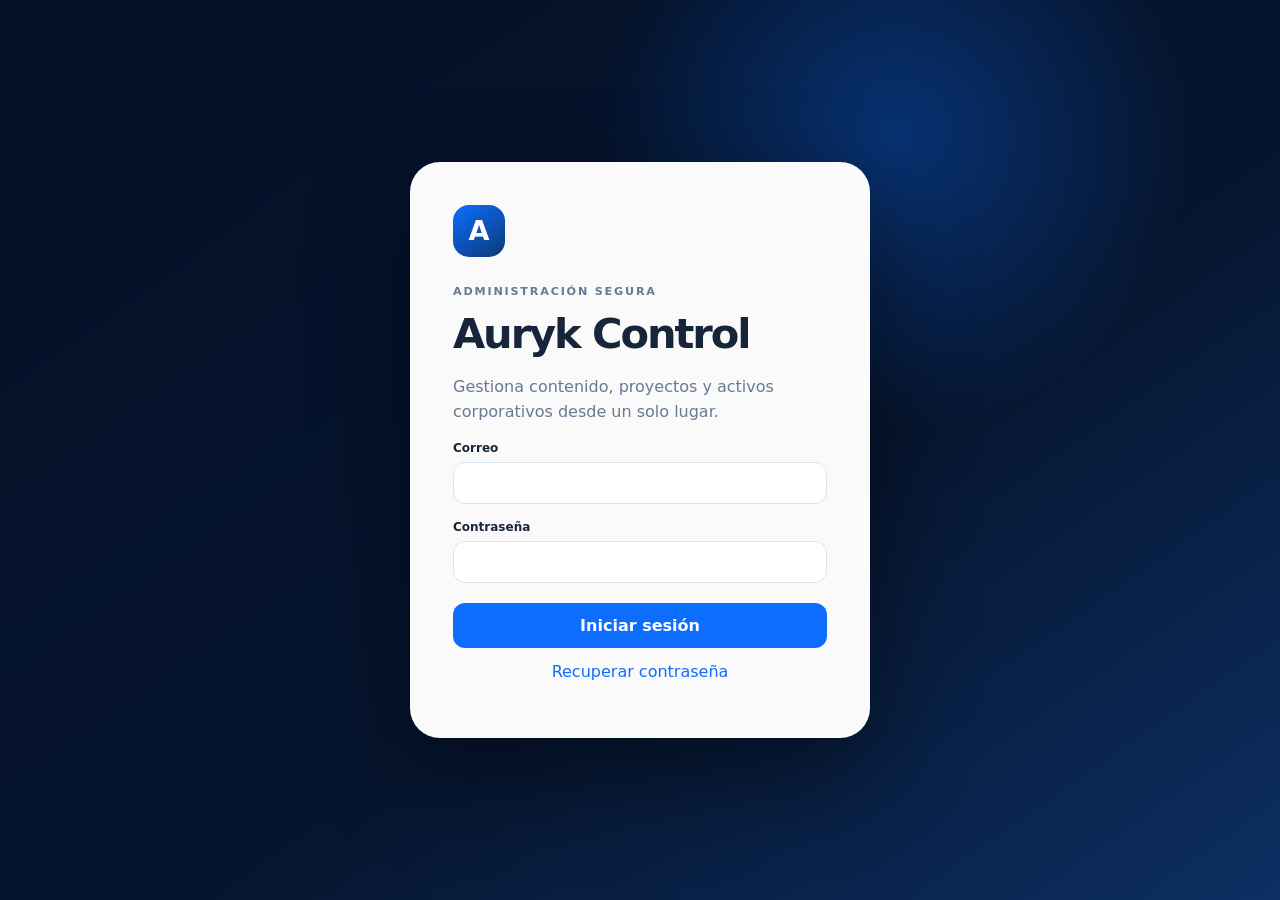
<file: admin/index.html>
<!doctype html>
<html lang="es">
<head>
  <meta charset="utf-8"><meta name="viewport" content="width=device-width,initial-scale=1">
  <meta name="robots" content="noindex,nofollow"><meta name="theme-color" content="#06152f">
  <title>Auryk Control</title><link rel="stylesheet" href="styles.css">
  <style>[hidden]{display:none!important}</style>
</head>
<body>
  <div id="toast" class="toast" role="status" aria-live="polite"></div>
  <section id="authView" class="auth-shell">
    <form id="loginForm" class="auth-card">
      <div class="brand-mark">A</div><p class="eyebrow">Administración segura</p><h1>Auryk Control</h1>
      <p>Gestiona contenido, proyectos y activos corporativos desde un solo lugar.</p>
      <label>Correo<input name="email" type="email" autocomplete="username" required></label>
      <label>Contraseña<input name="password" type="password" autocomplete="current-password" minlength="8" required></label>
      <button class="primary" type="submit">Iniciar sesión</button>
      <button class="link-btn" id="resetPassword" type="button">Recuperar contraseña</button>
      <small id="configNotice"></small>
    </form>
  </section>
  <div id="appView" class="app-shell" hidden>
    <aside class="sidebar">
      <div class="logo"><span>A</span><div><b>Auryk Control</b><small>Holding Group</small></div></div>
      <nav id="nav" aria-label="Panel administrativo">
        <button data-view="dashboard" class="active">Resumen</button><button data-view="home">Inicio</button>
        <button data-view="management">Gestión</button><button data-view="projects">Proyectos</button>
        <button data-view="services">Servicios</button><button data-view="clients">Clientes</button>
        <button data-view="media">Fotografías</button><button data-view="settings">Configuración</button>
      </nav>
      <button id="logout" class="logout">Cerrar sesión</button>
    </aside>
    <main>
      <header class="topbar"><button id="menu" aria-label="Abrir menú">☰</button><div><p id="viewEyebrow">Centro de control</p><h1 id="viewTitle">Resumen</h1></div><div class="connection"><i></i><span id="connectionText">En línea</span></div></header>
      <section id="dashboardView" class="view active"><div id="stats" class="stats"></div><div class="panel"><h2>Actividad reciente</h2><div id="activity" class="activity"></div></div></section>
      <section id="editorView" class="view"><div class="toolbar"><div><button id="newItem" class="primary">Crear nuevo</button><button id="refresh">Actualizar</button></div><div><input id="search" type="search" placeholder="Buscar"><select id="statusFilter"><option value="">Todos</option><option>borrador</option><option>publicado</option><option>archivado</option></select></div></div><div class="content-grid"><div id="records" class="records"></div><form id="recordForm" class="panel editor" hidden></form></div></section>
      <section id="mediaView" class="view"><div class="toolbar"><button id="uploadMedia" class="primary">Subir fotografías</button><input id="mediaInput" type="file" accept="image/jpeg,image/png,image/webp" multiple hidden><input id="mediaSearch" type="search" placeholder="Buscar fotografías"></div><div id="dropzone" class="dropzone" tabindex="0"><b>Arrastra imágenes aquí</b><span>JPG, PNG o WebP. Se convertirán a WebP optimizado.</span></div><div id="mediaGrid" class="media-grid"></div></section>
    </main>
  </div>
  <dialog id="previewDialog"><button class="dialog-close" aria-label="Cerrar">×</button><iframe title="Vista previa del sitio"></iframe></dialog>
  <script src="../config.js"></script><script src="../lib/supabase-rest.js"></script><script src="app.js"></script>
</body></html>
</file>
<file: admin/styles.css>
:root{--navy:#06152f;--blue:#0d6efd;--sky:#5bc0ff;--gold:#c7a96b;--paper:#f3f6fb;--ink:#17253a;--muted:#697991;--line:#dce4ef;--ok:#1aaa74;--danger:#d34155}*{box-sizing:border-box}body{margin:0;font-family:Inter,ui-sans-serif,system-ui,-apple-system,"Segoe UI",sans-serif;background:var(--paper);color:var(--ink)}button,input,textarea,select{font:inherit}button{cursor:pointer}.auth-shell{min-height:100vh;display:grid;place-items:center;padding:24px;background:radial-gradient(circle at 70% 15%,#0d6efd55,transparent 25%),linear-gradient(145deg,#031027,var(--navy) 58%,#0c2f62)}.auth-card{width:min(460px,100%);padding:42px;border:1px solid #ffffff25;border-radius:30px;background:#fffffffa;box-shadow:0 36px 100px #0007}.brand-mark,.logo>span{display:grid;place-items:center;width:52px;height:52px;border-radius:16px;background:linear-gradient(145deg,var(--blue),#0c3977);color:#fff;font-size:1.7rem;font-weight:900}.eyebrow{margin:26px 0 8px;color:var(--blue);font-size:.7rem;font-weight:900;letter-spacing:.16em;text-transform:uppercase}.auth-card h1{margin:0;font-size:2.6rem;letter-spacing:-.05em}.auth-card>p{color:var(--muted);line-height:1.6}.auth-card label,.field{display:grid;gap:7px;margin-top:16px;font-size:.75rem;font-weight:800}.auth-card input,.field input,.field textarea,.field select,.toolbar input,.toolbar select{width:100%;padding:13px 14px;border:1px solid var(--line);border-radius:12px;background:#fff;color:var(--ink)}.primary{border:0;border-radius:12px;background:var(--blue);color:#fff;padding:13px 18px;font-weight:850}.auth-card .primary{width:100%;margin-top:20px}.link-btn{width:100%;border:0;background:none;padding:14px;color:var(--blue)}.app-shell{min-height:100vh;display:grid;grid-template-columns:260px 1fr}.sidebar{position:sticky;top:0;height:100vh;padding:25px 18px;background:var(--navy);color:#fff}.logo{display:flex;align-items:center;gap:12px;padding:0 8px 26px}.logo>span{width:42px;height:42px;font-size:1.2rem}.logo div{display:grid}.logo small{color:#9eb0c7;font-size:.62rem;letter-spacing:.12em;text-transform:uppercase}.sidebar nav{display:grid;gap:4px}.sidebar nav button,.logout{border:0;border-radius:11px;background:none;color:#9fb1c8;text-align:left;padding:12px 14px}.sidebar nav button:hover,.sidebar nav button.active{background:#ffffff12;color:#fff}.logout{position:absolute;left:18px;right:18px;bottom:22px;border:1px solid #ffffff18}main{min-width:0;padding:28px 34px}.topbar{display:flex;align-items:center;gap:18px;margin-bottom:28px}.topbar h1{margin:2px 0 0;font-size:2rem}.topbar p{margin:0;color:var(--blue);font-size:.68rem;font-weight:900;text-transform:uppercase;letter-spacing:.15em}#menu{display:none}.connection{margin-left:auto;display:flex;align-items:center;gap:8px;color:var(--muted);font-size:.75rem}.connection i{width:9px;height:9px;border-radius:50%;background:var(--ok);box-shadow:0 0 0 5px #1aaa7418}.view{display:none}.view.active{display:block}.stats{display:grid;grid-template-columns:repeat(4,1fr);gap:14px;margin-bottom:18px}.stat,.panel{padding:22px;border:1px solid var(--line);border-radius:18px;background:#fff;box-shadow:0 14px 42px #0a21430a}.stat span{color:var(--muted);font-size:.72rem}.stat b{display:block;margin-top:12px;font-size:2rem}.panel h2{margin:0 0 18px}.activity{display:grid}.activity-item,.record{display:flex;align-items:center;gap:14px;padding:14px;border-top:1px solid var(--line)}.activity-item:first-child{border:0}.toolbar{display:flex;justify-content:space-between;gap:12px;margin-bottom:16px}.toolbar>div{display:flex;gap:8px}.toolbar button{padding:11px 15px;border:1px solid var(--line);border-radius:11px;background:#fff}.toolbar .primary{background:var(--blue);border-color:var(--blue)}.content-grid{display:grid;grid-template-columns:minmax(280px,.82fr) minmax(400px,1.18fr);gap:16px}.records{display:grid;gap:8px;align-content:start}.record{border:1px solid var(--line);border-radius:14px;background:#fff;cursor:pointer}.record:hover{border-color:#0d6efd55}.record div{min-width:0}.record b,.record small{display:block}.record b{white-space:nowrap;overflow:hidden;text-overflow:ellipsis}.record small{margin-top:5px;color:var(--muted)}.badge{margin-left:auto;padding:6px 9px;border-radius:99px;background:#e9eef6;color:#607089;font-size:.62rem;text-transform:uppercase}.badge.publicado{background:#e4f7ef;color:#16875d}.editor{display:grid;grid-template-columns:1fr 1fr;gap:13px;align-content:start}.editor .full{grid-column:1/-1}.editor-actions{grid-column:1/-1;display:flex;flex-wrap:wrap;gap:8px;padding-top:12px;border-top:1px solid var(--line)}.danger{border:1px solid #d3415540;background:#fff;color:var(--danger);border-radius:11px;padding:11px 14px}.dropzone{display:grid;place-items:center;gap:8px;min-height:170px;border:2px dashed #b8c7d9;border-radius:20px;background:#fff;color:var(--muted);outline:0}.dropzone.drag{border-color:var(--blue);background:#eef5ff}.media-grid{display:grid;grid-template-columns:repeat(auto-fill,minmax(180px,1fr));gap:14px;margin-top:18px}.media-card{overflow:hidden;border:1px solid var(--line);border-radius:16px;background:#fff}.media-card img{width:100%;aspect-ratio:4/3;object-fit:cover}.media-card div{padding:12px}.media-card small{color:var(--muted)}.toast{position:fixed;z-index:100;right:22px;top:20px;max-width:420px;padding:13px 16px;border-radius:12px;background:var(--navy);color:#fff;opacity:0;transform:translateY(-10px);pointer-events:none;transition:.25s}.toast.show{opacity:1;transform:none}.toast.error{background:var(--danger)}dialog{width:min(1100px,calc(100% - 30px));height:min(760px,calc(100% - 30px));padding:0;border:0;border-radius:22px}dialog iframe{width:100%;height:100%;border:0}.dialog-close{position:absolute;right:12px;top:12px;z-index:2;width:40px;height:40px;border:0;border-radius:50%} @media(max-width:1050px){.stats{grid-template-columns:1fr 1fr}.content-grid{grid-template-columns:1fr}.editor{grid-template-columns:1fr}.editor .full{grid-column:auto}}@media(max-width:760px){.app-shell{display:block}.sidebar{position:fixed;z-index:20;left:0;top:0;width:260px;transform:translateX(-100%);transition:.25s}.sidebar.open{transform:none}main{padding:20px}.topbar{margin-bottom:20px}#menu{display:block;border:1px solid var(--line);border-radius:10px;background:#fff;padding:9px 12px}.stats{grid-template-columns:1fr}.toolbar{display:grid}.toolbar>div{display:grid;grid-template-columns:1fr 1fr}.media-grid{grid-template-columns:1fr 1fr}}
</file>
